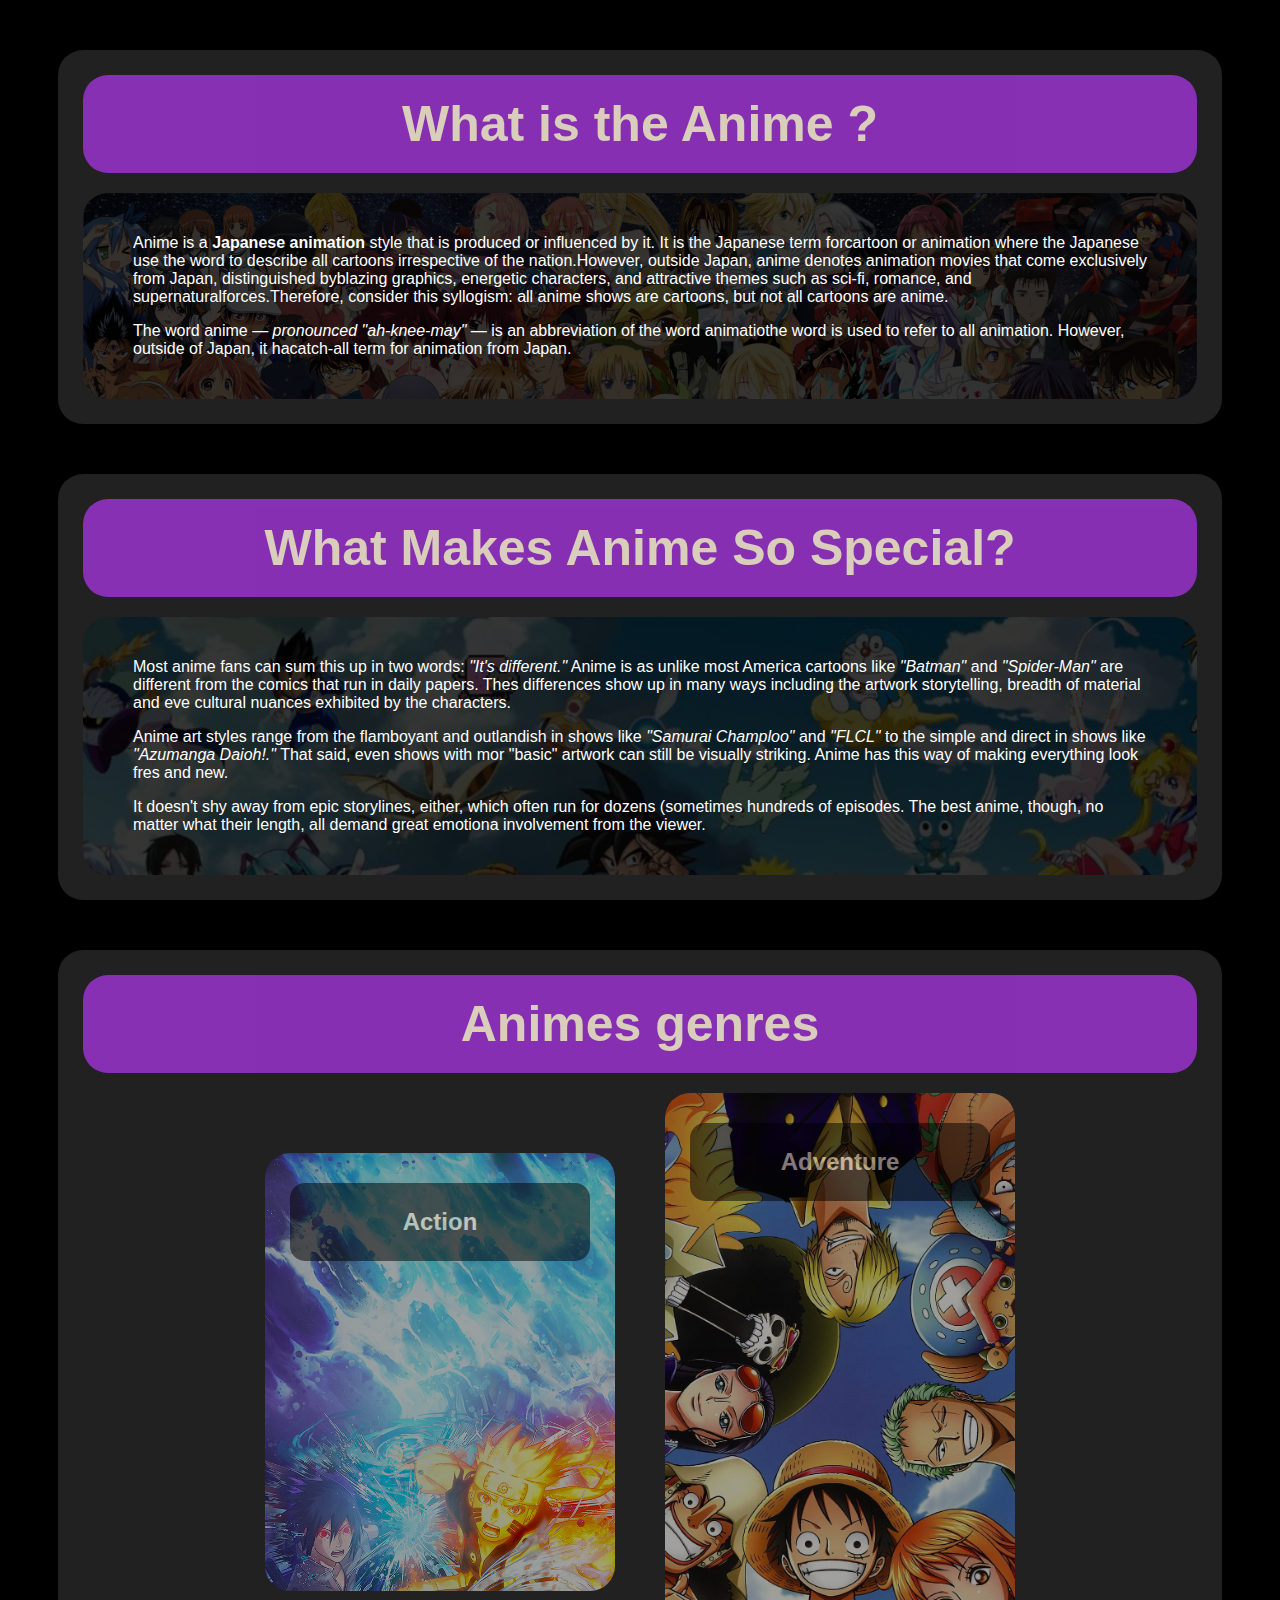
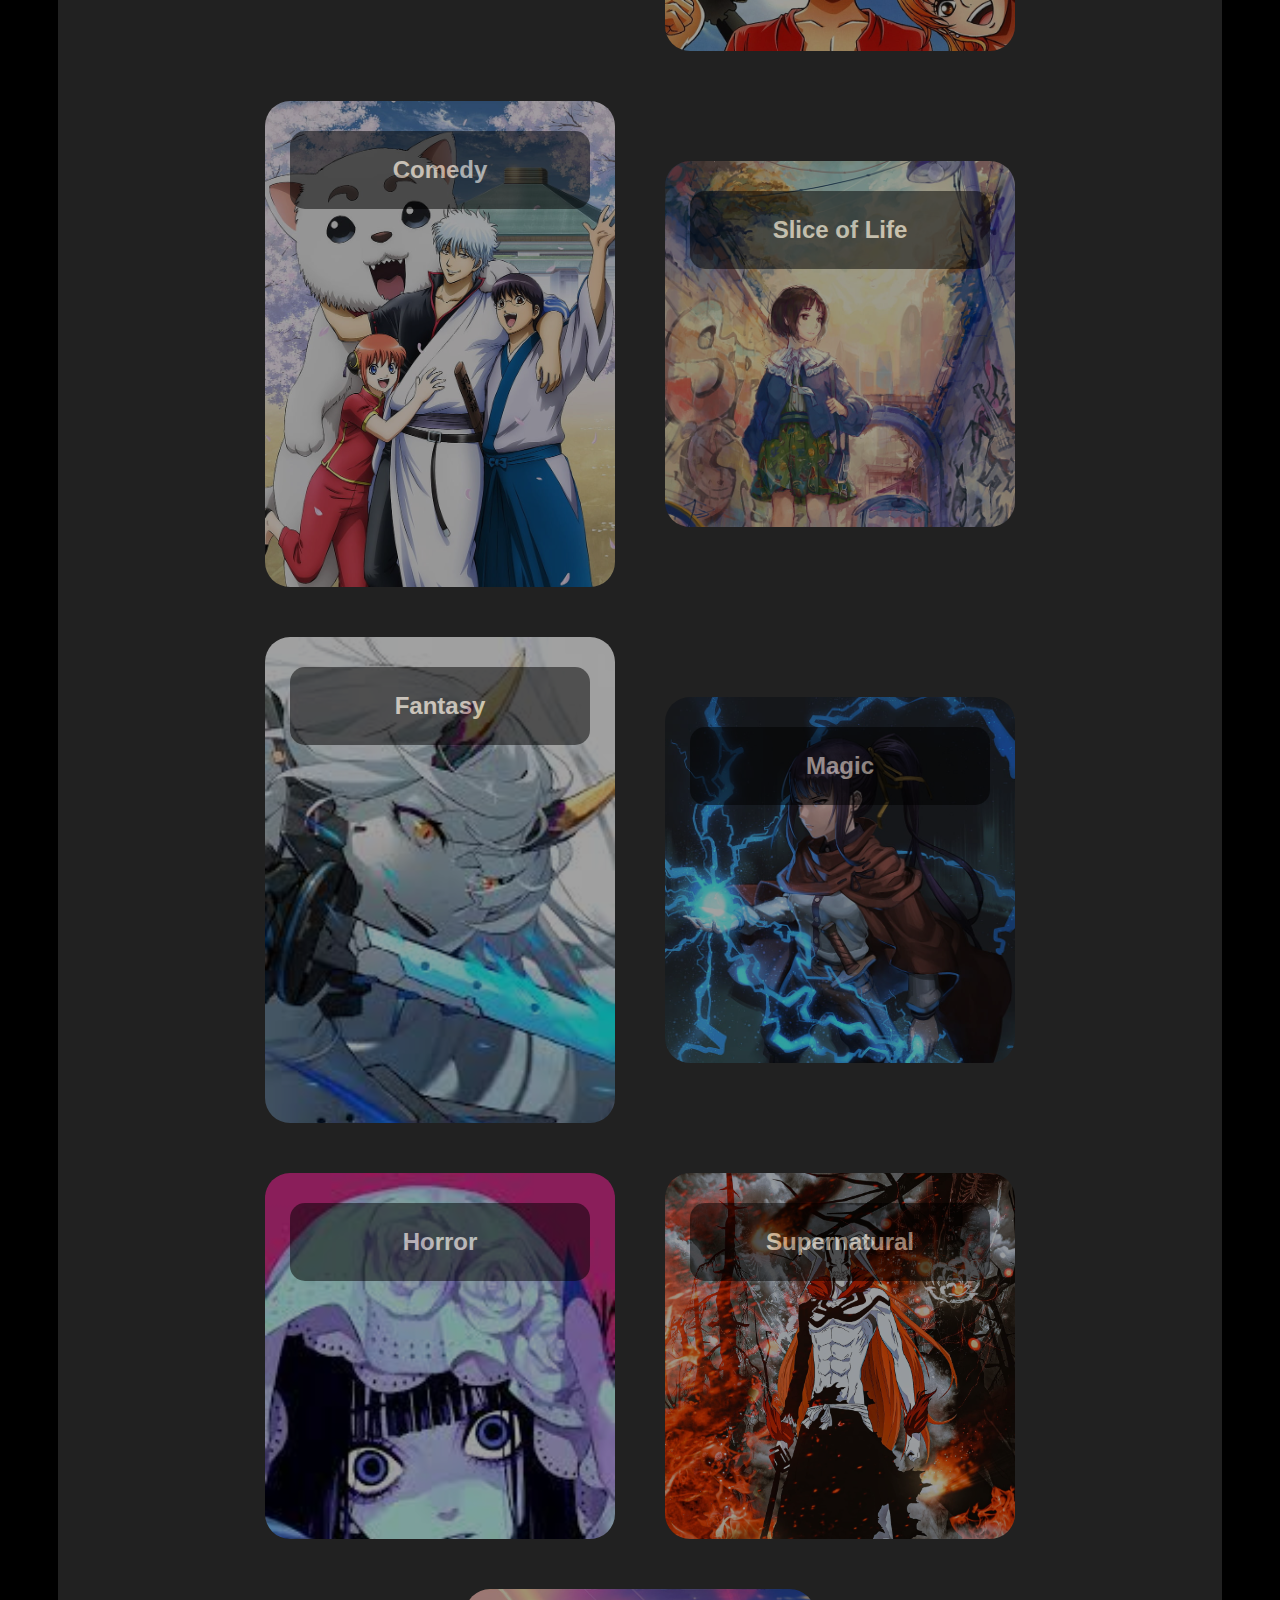
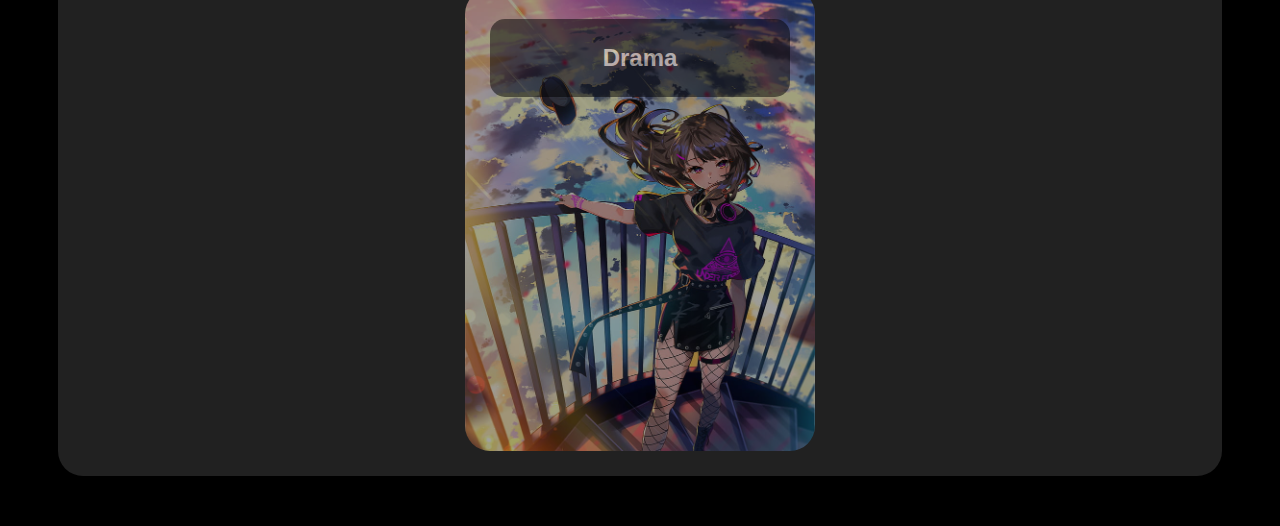
<file: index.html>
<!DOCTYPE html>
<html>
<head>
	<meta charset="UTF-8">
	<meta name="viewport" content="width=device-width, initial-scale=1.8">
	<link href="css/index.css" rel="stylesheet">
	<title>Anime world</title>
</head>
<body>
	<header>
		<div class="container ">
			<h1 class="title-big">What is the Anime ?</h1>
			<div class="container-inside bg-image0">
				<p>Anime is a <strong>Japanese animation</strong> style that is produced or influenced by it. It is the Japanese
					term forcartoon or animation where the Japanese use the word to describe all cartoons irrespective of the
					nation.However, outside Japan, anime denotes animation movies that come exclusively from Japan, distinguished
					byblazing graphics, energetic characters, and attractive themes such as sci-fi, romance, and
					supernaturalforces.Therefore, consider this syllogism: all anime shows are cartoons, but not all cartoons are
					anime.
				<p>
				<p>The word anime — <em>pronounced "ah-knee-may"</em> — is an abbreviation of the word animatiothe word is used
					to refer to all animation. However, outside of Japan, it hacatch-all term for animation from Japan.</p>
			</div>
		</div>
	</header>
	<main>
		<div class="container">
			<h2 class="title-big">What Makes Anime So Special?</h2>
			<div class="container-inside bg-image1">
				<p>Most anime fans can sum this up in two words: <em>"It's different."</em> Anime is as unlike most America
					cartoons like <em>"Batman"</em> and <em>"Spider-Man"</em> are different from the comics that run in daily
					papers. Thes differences show up in many ways including the artwork storytelling, breadth of material and eve
					cultural nuances exhibited by the characters.</p>
				<p>Anime art styles range from the flamboyant and outlandish in shows like <em>"Samurai Champloo"</em> and
					<em>"FLCL"</em> to the simple and direct in shows like <em>"Azumanga Daioh!."</em> That said, even shows with
					mor "basic" artwork can still be visually striking. Anime has this way of making everything look fres and new.
				</p>
				<p>It doesn't shy away from epic storylines, either, which often run for dozens (sometimes hundreds of episodes.
					The best anime, though, no matter what their length, all demand great emotiona involvement from the viewer.
				</p>
			</div>
		</div>
		<div class="container">
			<h2 class="title-big">Animes genres</h2>
			<div class="flex">
				<section id="action">
					<div class="text-white">
						<h2 class="round-bubble">Action</h2>
						<p>The action genre in anime depicts extremely high levels of intense action. More often than not, you'll be
							witnessing thrilling battles and action-packed fight scenes in the shows from this genre. These series
							will make you jump off your seat or knock your socks off. Overall, the action genre usually possesses lots
							of battle scenes, fluid animation, and highly-engaging elements that will make your adrenaline rush!</p>
					</div>
				</section>
				<section id="adventure">
					<div class="text-white">
						<h2 class="round-bubble">Adventure</h2>
						<p>The adventure genre is about traveling and undertaking an adventure in a certain place or around the
							world (which may sometimes escalate to the whole universe or even to the other dimensions). In this genre,
							the main characters don't usually stay in one place. They venture into several different places, usually
							with a goal in mind (e.g. searching for treasure, exploring some new place, defeating a heinous villain,
							or saving the world). Adventure anime are so broad and flexible that these shows can usually stretch to a
							huge number of episodes as well as overlap with multiple genres, usually with action.</p>
					</div>
				</section>
				<section id="comedy">
					<div class="text-white">
						<h2 class="round-bubble">Comedy</h2>
						<p>The main purpose of the comedy genre is…you got it…to make you laugh! If it fails to make you laugh or at
							least make you giggle, then it's a failure. But then again, humor can depend on your personal sense of
							humor. The animation may not be as impressive as TV shows in the action and drama category, but that can
							be forgiven for the laughs. Funny moments, hilarious scenes, wacky dialogue, comical happenings—all of
							these are covered by the comedy genre in anime!</p>
					</div>
				</section>
				<section id="slice-of-life">
					<div class="text-white">
						<h2 class="round-bubble">Slice of Life</h2>
						<p>When one says slice of life, that means the mundane good ol' life. Stories depicted in thisgenre are
							realistically set in the domain of real life. Nothing out-of-the-blue happens, butthat's the point!
							Everyday life is portrayed in a realistic light, with nothing out of theextraordinary wrecking the
							premise.</p>
					</div>
				</section>
				<section id="fantasy">
					<div class="text-white">
						<h2 class="round-bubble">Fantasy</h2>
						<p>The fantasy genre in anime primarily deals with fantasy worlds and surreal events andlocations. Most of
							the time, the setting is in a magical world where the characters start anadventure. Sometimes they get
							sent there from the real world. Magic is oftentimes a component ofthis genre, and various mystical
							elements serve as the building blocks of the story. You'll oftenknow it's a fantasy anime if the
							environment and atmosphere seems so dazzling and dreamlike thatit'll make you feel captivated and allured.
						</p>
					</div>
				</section>
				<section id="magic">
					<div class="text-white">
						<h2 class="round-bubble">Magic</h2>
						<p>Magic, in all its essence, is about magical stuff like spells and incantations. It can alsoinclude
							magical sources, beings that grants wishes, and good ol'sleeve tricks. One of the mostfamous themes in the
							magic genre is magical girls. It is so popular that it might just become awhole new genre on its own in
							the future.</p>
					</div>
				</section>
				<section id="horror">

					<div class="text-white">
						<h2 class="round-bubble">Horror</h2>
						<p>It's not difficult to spot the horror genre in anime. Usually, if there are ghosts, monsters,gore, and
							creeps, then you're likely watching a horror series. Heavy gore and bloody violence isa common trait. The
							most important factor for a show to be considered horror is its ability toscare and creep you out.</p>
					</div>

				</section>

				<section id="supernatural">

					<div class="text-white">
						<h2 class="round-bubble">Supernatural</h2>
						<p>When one says supernatural, they're referring to stuff or events that are odd andout-of-the-blue. For
							this category, supernatural might refer to something mythical, mystical,bizarre, or something outside the
							bounds of accepted reality. There's a shadow of mystery oftenfound in shows involved with this genre.</p>
					</div>

				</section>

				<section id="drama">

					<div class="text-white">
						<h2 class="round-bubble">Drama</h2>
						<p>Bringing us tears and a wave of emotions is basically what the drama genre does best! Dramaanime tends to
							connect the viewers to the experiences of the characters. This results in viewersfeeling what the
							characters are going through. Whether it's a tickle of emotion or a barrage offeelings, the goal of these
							series is to touch our hearts. In anime, one of the greatest signsthat the drama effectively worked is if
							it was able to make you cry.</p>
					</div>
				</section>

			</div>
		</div>
	</main>
</body>
</html>
</file>
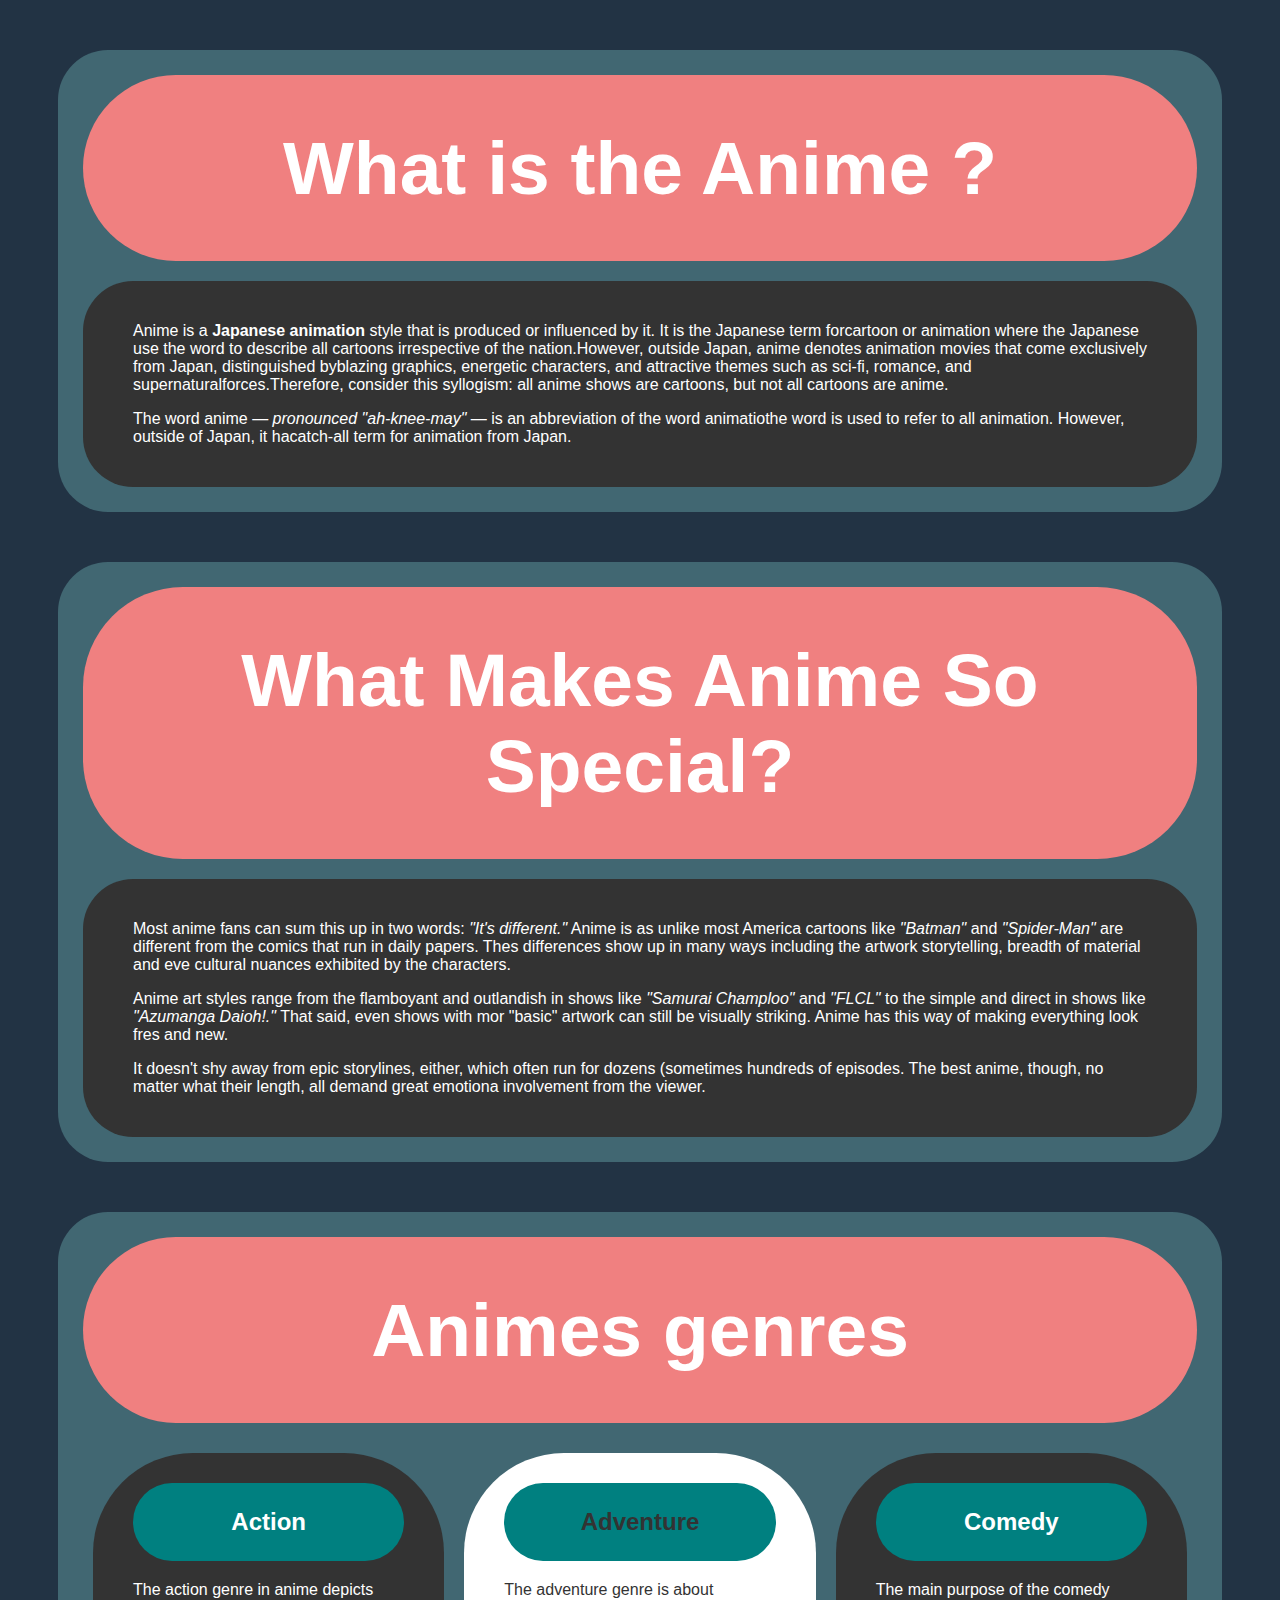
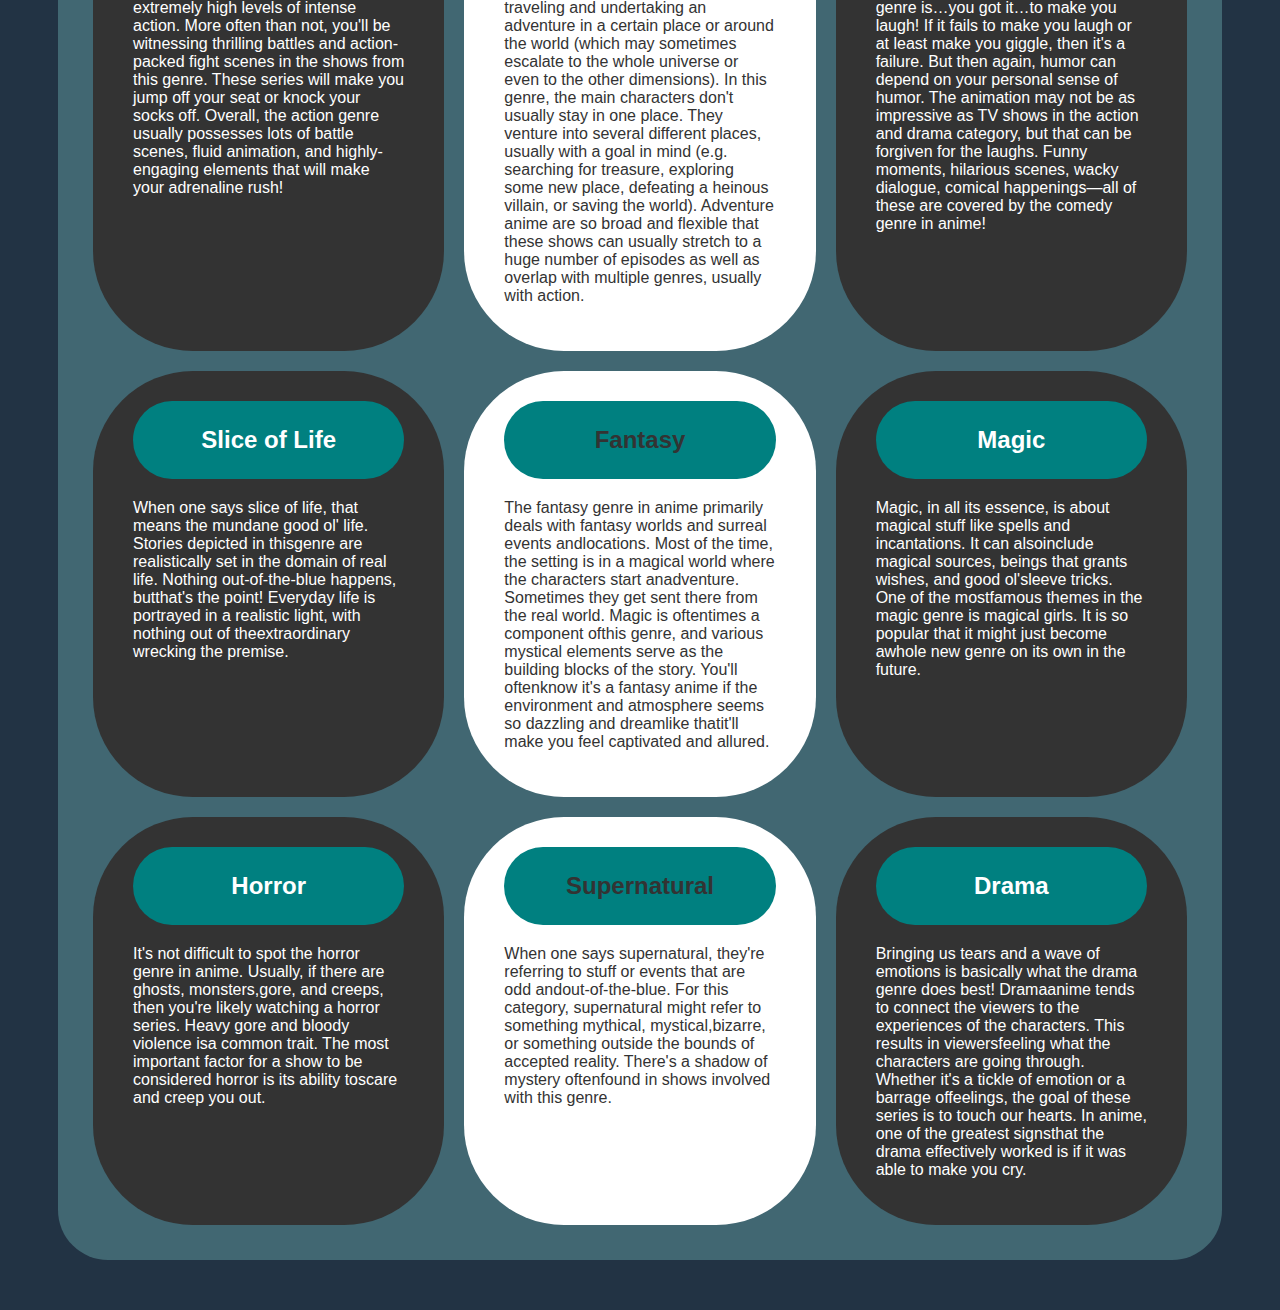
<file: index2.html>
<!DOCTYPE html>
<html>
    <head>
        <meta charset="UTF-8">
        <meta name="viewport" content="width=device-width, initial-scale=1.8">
        <link href="index2.css" rel="stylesheet">
        <title>Anime world</title>

    </head>
    <body>
        <header>
            
            <div class="container">
                <h1 class="title-big">What is the Anime ?</h1>
                <div class="container-inside bg-dark">
                    <p>Anime is a <strong>Japanese animation</strong> style that is produced or influenced by it. It is the Japanese term forcartoon or animation where the Japanese use the word to describe all cartoons irrespective of the nation.However, outside Japan, anime denotes animation movies that come exclusively from Japan, distinguished byblazing graphics, energetic characters, and attractive themes such as sci-fi, romance, and supernaturalforces.Therefore, consider this syllogism: all anime shows are cartoons, but not all cartoons are anime.<p>

                    <p>The word anime — <em>pronounced "ah-knee-may"</em> — is an abbreviation of the word animatiothe word is used to refer to all animation. However, outside of Japan, it hacatch-all term for animation from Japan.</p>
                </div>
            </div>
        </header>
        <main>
            <div class="container">
                <h2 class="title-big">What Makes Anime So Special?</h2>
                <div class="container-inside bg-dark">
                    <p>Most anime fans can sum this up in two words: <em>"It's different."</em> Anime is as unlike most America  cartoons like <em>"Batman"</em> and <em>"Spider-Man"</em> are different from the comics that run in daily papers. Thes  differences show up in many ways including the artwork storytelling, breadth of material and eve  cultural nuances exhibited by the characters.</p>
                    <p>Anime art styles range from the flamboyant and outlandish in shows like <em>"Samurai Champloo"</em> and <em>"FLCL"</em> to the simple and direct in shows like <em>"Azumanga Daioh!."</em> That said, even shows with mor    "basic" artwork can still be visually striking. Anime has this way of making everything look fres   and new.</p>   
                    <p>It doesn't shy away from epic storylines, either, which often run for dozens (sometimes hundreds of episodes. The best anime, though, no matter what their length, all demand great emotiona  involvement from the viewer. </p>
                </div>
                
            </div>

            <div class="container">
                <h2 class="title-big">Animes genres</h2>
                <div class="columns">
                    
                        <section id="action" class="bg-dark">
                            <h2 class="round-bubble">Action</h2>
                            <p>The action genre in anime depicts extremely high levels of intense action. More often than not, you'll be witnessing thrilling battles and action-packed fight scenes in the shows from this genre. These series will make you jump off your seat or knock your socks off. Overall, the action genre usually possesses lots of battle scenes, fluid animation, and highly-engaging elements that will make your adrenaline rush!</p>
                        </section>
            
                        <section id="adventure" class="bg-light">
                            <h2 class="round-bubble">Adventure</h2>
                            <p>The adventure genre is about traveling and undertaking an adventure in a certain place or around the world (which may sometimes escalate to the whole universe or even to the other dimensions). In this genre, the main characters don't usually stay in one place. They venture into several different places, usually with a goal in mind (e.g. searching for treasure, exploring some new place, defeating a heinous villain, or saving the world). Adventure anime are so broad and flexible that these shows can usually stretch to a huge number of episodes as well as overlap with multiple genres, usually with action.</p>
                        </section>
            
                        <section id="comedy" class="bg-dark">
                            <h2 class="round-bubble">Comedy</h2>
                            <p>The main purpose of the comedy genre is…you got it…to make you laugh! If it fails to make you laugh or at least make you giggle, then it's a failure. But then again, humor can depend on your personal sense of humor. The animation may not be as impressive as TV shows in the action and drama category, but that can be forgiven for the laughs. Funny moments, hilarious scenes, wacky dialogue, comical happenings—all of these are covered by the comedy genre in anime!</p>
                        </section>
                    
                        
                </div>
                <div class="columns">
                        <section id="Slice of Life" class="bg-dark">
                            <h2 class="round-bubble">Slice of Life</h2>
                            <p>When one says slice of life, that means the mundane good ol' life. Stories depicted in thisgenre are realistically set in the domain of real life. Nothing out-of-the-blue happens, butthat's the point! Everyday life is portrayed in a realistic light, with nothing out of theextraordinary wrecking the premise.</p>
                        </section>
            
                        <section id="Fantasy" class="bg-light">
                            <h2 class="round-bubble">Fantasy</h2>
                            <p>The fantasy genre in anime primarily deals with fantasy worlds and surreal events andlocations. Most of the time, the setting is in a magical world where the characters start anadventure. Sometimes they get sent there from the real world. Magic is oftentimes a component ofthis genre, and various mystical elements serve as the building blocks of the story. You'll oftenknow it's a fantasy anime if the environment and atmosphere seems so dazzling and dreamlike thatit'll make you feel captivated and allured.</p>
                        </section>

                        <section id="Magic" class="bg-dark">
                            <h2 class="round-bubble">Magic</h2>
                            <p>Magic, in all its essence, is about magical stuff like spells and incantations. It can alsoinclude magical sources, beings that grants wishes, and good ol'sleeve tricks. One of the mostfamous themes in the magic genre is magical girls. It is so popular that it might just become awhole new genre on its own in the future.</p>
                        </section>
            
                    
                </div>
                <div class="columns">
                        <section id="Horror" class="bg-dark">
                            <h2 class="round-bubble">Horror</h2>
                            <p>It's not difficult to spot the horror genre in anime. Usually, if there are ghosts, monsters,gore, and creeps, then you're likely watching a horror series. Heavy gore and bloody violence isa common trait. The most important factor for a show to be considered horror is its ability toscare and creep you out.</p>
                        </section>

                        <section id="Supernatural" class="bg-light">
                            <h2 class="round-bubble">Supernatural</h2>
                            <p>When one says supernatural, they're referring to stuff or events that are odd andout-of-the-blue. For this category, supernatural might refer to something mythical, mystical,bizarre, or something outside the bounds of accepted reality. There's a shadow of mystery oftenfound in shows involved with this genre.</p>
                        </section>

                        <section id="drama" class="bg-dark">
                            <h2 class="round-bubble">Drama</h2>
                            <p>Bringing us tears and a wave of emotions is basically what the drama genre does best! Dramaanime tends to connect the viewers to the experiences of the characters. This results in viewersfeeling what the characters are going through. Whether it's a tickle of emotion or a barrage offeelings, the goal of these series is to touch our hearts. In anime, one of the greatest signsthat the drama effectively worked is if it was able to make you cry.</p>
                        </section>
                    
                </div>
            </div>
                
            
            
            
            
        </main>
    </body>
</html>
</file>
<file: css/index.css>
/* -----------------------------------------------------------------------------------------------------------*/
/*                                                                                                            */
/* -----------------------------------------------| Css Sauce |-----------------------------------------------*/
/*                                                                                                            */
/* -----------------------------------------------------------------------------------------------------------*/

body {
    background: #000000;
    font-family:'Trebuchet MS', 'Lucida Sans Unicode', 'Lucida Grande', 'Lucida Sans', Arial, sans-serif;
}

.title-big{
    background: darkorchid;
    color: antiquewhite;
    padding: 20px 20px;
    width: auto;
    border-radius: 25px;
    text-align: center;
    font-size: 50px;
    margin:0;
    margin-bottom: 20px;
    opacity: 0.85;
    transition: 0.75s;
}

.title-big:hover {
    opacity : 1;
    box-shadow: 10px 10px orchid;
} 

.container {
    width: auto;
    margin: 50px;
    padding: 25px;
    background: #212121;
    border-radius: 25px;
}

.container-inside {
    width: auto;
    padding: 25px 50px;
    background: #303030;
    border-radius: 25px;
    color:#fff;
    background-color: rgb(53, 53, 53);
    background-blend-mode: multiply;
    background-size: cover;
}

.round-bubble {
    text-align: center;
    background: rgb(0, 0, 0);
    color:antiquewhite;
    padding: 25px;
    border-radius: 15px;
    margin-top: 0px;
    margin-top: 0px;
    margin-left: auto;
    margin-right: auto;
    width: auto;
    cursor:pointer;
    opacity: 0.5;
    transition: 0.75s;
}

section {
    padding: 30px 25px ;
    border-radius: 25px;
    transition: 0.75s;
    width: 300px;
    height: 533px;
    max-height: fit-content; 
    background-color: rgb(161, 161, 161);
    background-blend-mode: multiply;
    background-size: cover;
}

.flex {
    display: flex;
    flex-wrap: wrap;
    justify-content: center;
    gap: 50px;
    align-items: center;
}

.text-white p {
    color: white;
    text-align: justify;
    line-height: 1.5em;
    transition: 0.5s;
    visibility: hidden;
    opacity:0;
}


/* -----------------------------------------------------------------------------------------------------------*/
/*                                                                                                            */
/* ----------------------------------------------| Hover Sauce |----------------------------------------------*/
/*                                                                                                            */
/* -----------------------------------------------------------------------------------------------------------*/


section:hover {

    background-color: rgb(43, 43, 43) !important;
    background-blend-mode: multiply !important; 
}

section:hover .text-white p {
   
    visibility: visible;
    opacity: 1;
    cursor: pointer;
}

section:hover .round-bubble {
    background: darkorchid;
    visibility: visible;
    opacity: 1;
    cursor: pointer;
}



/* -----------------------------------------------------------------------------------------------------------*/
/*                                                                                                            */
/* --------------------------------------------| background images |------------------------------------------*/
/*                                                                                                            */
/* -----------------------------------------------------------------------------------------------------------*/



.bg-image0 {
    background-image: url("../img/multi-anime.jpg") ;
}

.bg-image1 {
    background-image: url("../img/multi-anime2.jpg") ;
}

#action {
    background-image: url("../img/action.jpg") ;
}

#adventure {
    background-image: url("../img/adventure.jpg") ;
}

#comedy {
    background-image: url("../img/comedy.jpg") ;
}

#slice-of-life {
    background-image: url("../img/slice-of-life.jpg") ;
}

#fantasy {
    background-image: url("../img/fantasy.jpg") ;
}

#magic {
    background-image: url("../img/magic.jpg") ;
}

#horror {
    background-image: url("../img/horror.jpg") ;
}

#supernatural {
    background-image: url("../img/supernatural.jpg") ;
}

#drama {
    background-image: url("../img/drama.jpg") ;
}
</file>
<file: index2.css>
body {
    background: #234;
    color: white;
    font-family:sans-serif;

}

.title-big{
    background: lightcoral;
    padding: 50px 20px;
    width: auto;
    border-radius: 100px;
    text-align: center;
    font-size: 75px;
    margin:0;
    margin-bottom: 20px;
}

.round-bubble {
    text-align: center;
    background: teal;
    padding: 25px;
    border-radius: 100px;
    margin-top: 0px;
    margin-top: 0px;
    margin-left: auto;
    margin-right: auto;
    width: auto;
}

.round-bubble:hover {
    color: #333;
    background: rgb(178, 233, 255);
    -webkit-animation:rainbow 1s infinite;
    -ms-animation:rainbow 1s infinite;
    -o-animation:rainbow 1s infinite;
    animation:rainbow 1s infinite;
    }
    @-webkit-keyframes rainbow {
    0% {background: #ff0000;}
    10% {background: #ff8000;}
    20% {background: #ffff00;}
    30% {background: #80ff00;}
    40% {background: #00ff00;}
    50% {background: #00ff80;}
    60% {background: #00ffff;}
    70% {background: #0080ff;}
    80% {background: #0000ff;}
    90% {background: #8000ff;}
    100% {background: #ff0080;}
    }
    @-ms-keyframes rainbow {
    0% {background: #ff0000;}
    10% {background: #ff8000;}
    20% {background: #ffff00;}
    30% {background: #80ff00;}
    40% {background: #00ff00;}
    50% {background: #00ff80;}
    60% {background: #00ffff;}
    70% {background: #0080ff;}
    80% {background: #0000ff;}
    90% {background: #8000ff;}
    100% {background: #ff0080;}
    }
    @-o-keyframes rainbow {
    0% {background: #ff0000;}
    10% {background: #ff8000;}
    20% {background: #ffff00;}
    30% {background: #80ff00;}
    40% {background: #00ff00;}
    50% {background: #00ff80;}
    60% {background: #00ffff;}
    70% {background: #0080ff;}
    80% {background: #0000ff;}
    90% {background: #8000ff;}
    100% {background: #ff0080;}
    }
    @keyframes rainbow {
    0% {background: #ff0000;}
    10% {background: #ff8000;}
    20% {background: #ffff00;}
    30% {background: #80ff00;}
    40% {background: #00ff00;}
    50% {background: #00ff80;}
    60% {background: #00ffff;}
    70% {background: #0080ff;}
    80% {background: #0000ff;}
    90% {background: #8000ff;}
    100% {background: #ff0080;}
   
}


section {
    background: darkslateblue;
    padding: 30px 40px ;
    margin: 10px ;
    border-radius: 100px;
    width: 32%;
}

.container {
    width: auto;
    margin: 50px;
    padding: 25px;
    background: rgb(65, 103, 114);
    border-radius: 50px;

}

.container-inside {
    width: auto;
    padding: 25px 50px;
    background: rgb(0, 117, 72);
    border-radius: 50px;

}

.bg-dark {
    color: #fff;
    background:#333;
}

.bg-light {
    color: #333;
    background:#fff;
}



.columns {
    display: flex;
}
</file>
